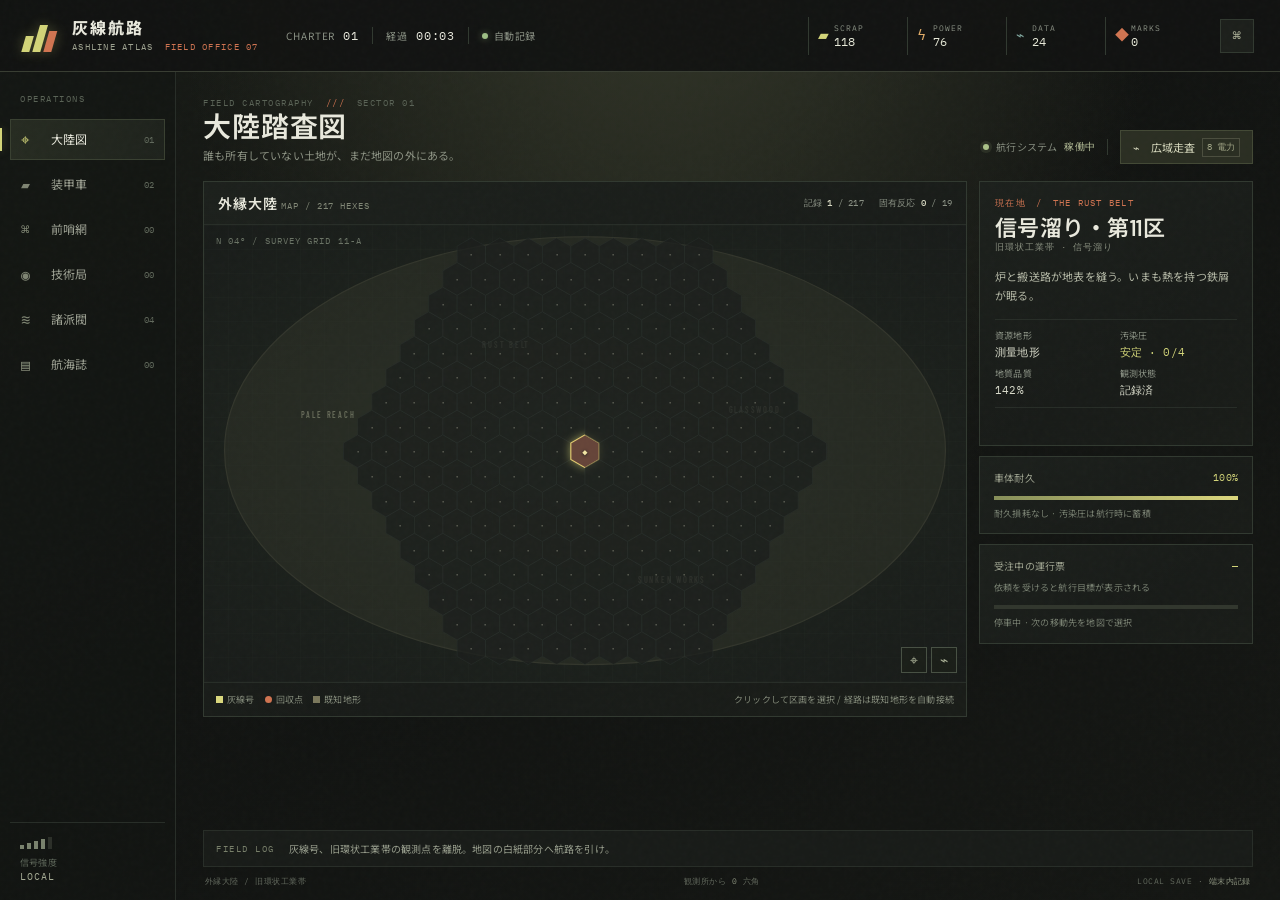
<file: games/ashline-atlas/index.html>
<!doctype html>
<html lang="ja">
<head>
  <meta charset="utf-8">
  <meta name="viewport" content="width=device-width, initial-scale=1">
  <meta name="theme-color" content="#111312">
  <meta name="description" content="灰に沈んだ大陸を渡り、航路と産業圏を築くオープンワールド・インクリメンタル。">
  <title>灰線航路 — ASHLINE ATLAS</title>
  <link rel="preconnect" href="https://fonts.googleapis.com">
  <link rel="preconnect" href="https://fonts.gstatic.com" crossorigin>
  <link href="https://fonts.googleapis.com/css2?family=Barlow+Condensed:wght@500;600;700;800&family=IBM+Plex+Mono:wght@400;500;600&family=Noto+Sans+JP:wght@400;500;600;700;800&display=swap" rel="stylesheet">
  <link rel="stylesheet" href="styles.css">
</head>
<body>
  <div class="grain" aria-hidden="true"></div>
  <header class="topbar">
    <a class="brand" href="#" aria-label="灰線航路">
      <span class="brand-mark"><i></i><i></i><i></i></span>
      <span class="brand-copy"><b>灰線航路</b><small>ASHLINE ATLAS <em>FIELD OFFICE 07</em></small></span>
    </a>
    <div class="run-readout">
      <span class="run-label">CHARTER <b id="charter-count">01</b></span>
      <span class="readout-sep"></span>
      <span class="run-label">経過 <b id="run-time">00:00</b></span>
      <span class="readout-sep"></span>
      <span class="save-state"><i></i><span id="save-state">自動記録</span></span>
    </div>
    <div class="resource-strip" id="resource-strip"></div>
    <button class="icon-button" data-action="open-settings" title="記録庫と設定" aria-label="記録庫と設定">⌘</button>
  </header>

  <main class="shell">
    <nav class="rail" aria-label="主要メニュー">
      <div class="rail-kicker">OPERATIONS</div>
      <button class="nav-item active" data-action="switch-tab" data-tab="world"><span class="nav-glyph">⌖</span><span>大陸図</span><small>01</small></button>
      <button class="nav-item" data-action="switch-tab" data-tab="fleet"><span class="nav-glyph">▰</span><span>装甲車</span><small>02</small></button>
      <button class="nav-item" data-action="switch-tab" data-tab="network"><span class="nav-glyph">⌘</span><span>前哨網</span><small id="nav-outposts">00</small></button>
      <button class="nav-item" data-action="switch-tab" data-tab="research"><span class="nav-glyph">◉</span><span>技術局</span><small id="nav-tech">00</small></button>
      <button class="nav-item" data-action="switch-tab" data-tab="orders"><span class="nav-glyph">≋</span><span>諸派閥</span><small id="nav-orders">03</small></button>
      <button class="nav-item" data-action="switch-tab" data-tab="archive"><span class="nav-glyph">▤</span><span>航海誌</span><small id="nav-archive">00</small></button>
      <div class="rail-bottom">
        <div class="signal-mark"><span></span><span></span><span></span><span></span><span></span></div>
        <small>信号強度</small>
        <b id="signal-quality">LOCAL</b>
      </div>
    </nav>

    <section class="stage">
      <div class="stage-head">
        <div>
          <div class="eyebrow" id="view-kicker">FIELD CARTOGRAPHY <span>///</span> SECTOR 01</div>
          <h1 id="view-title">大陸踏査図</h1>
          <p id="view-subtitle">誰も所有していない土地が、まだ地図の外にある。</p>
        </div>
        <div class="stage-actions">
          <div class="status-chip"><i class="pulse-dot"></i><span>航行システム</span><b>稼働中</b></div>
          <button class="quiet-button" data-action="scan">⌁　広域走査 <kbd>8 電力</kbd></button>
        </div>
      </div>
      <div id="main-view" class="main-view"></div>
      <div class="event-feed" id="event-feed" aria-live="polite">
        <span class="feed-label">FIELD LOG</span><span id="latest-log">車列の発進準備が整った。</span>
      </div>
      <footer class="footline"><span>外縁大陸 / 旧環状工業帯</span><span>観測所から <b id="distance-home">0</b> 六角</span><span>LOCAL SAVE · <b>端末内記録</b></span></footer>
    </section>
  </main>

  <dialog id="modal" class="modal">
    <div class="modal-top"><div><div class="eyebrow">FIELD OFFICE 07 <span>///</span> RECORDS</div><h2 id="modal-title">航海誌</h2></div><button class="icon-button" data-action="close-modal" aria-label="閉じる">×</button></div>
    <div id="modal-body"></div>
  </dialog>
  <input id="import-file" type="file" accept="application/json,.json" hidden>
  <div id="toast" class="toast" role="status"></div>
  <script src="game.js"></script>
</body>
</html>
</file>
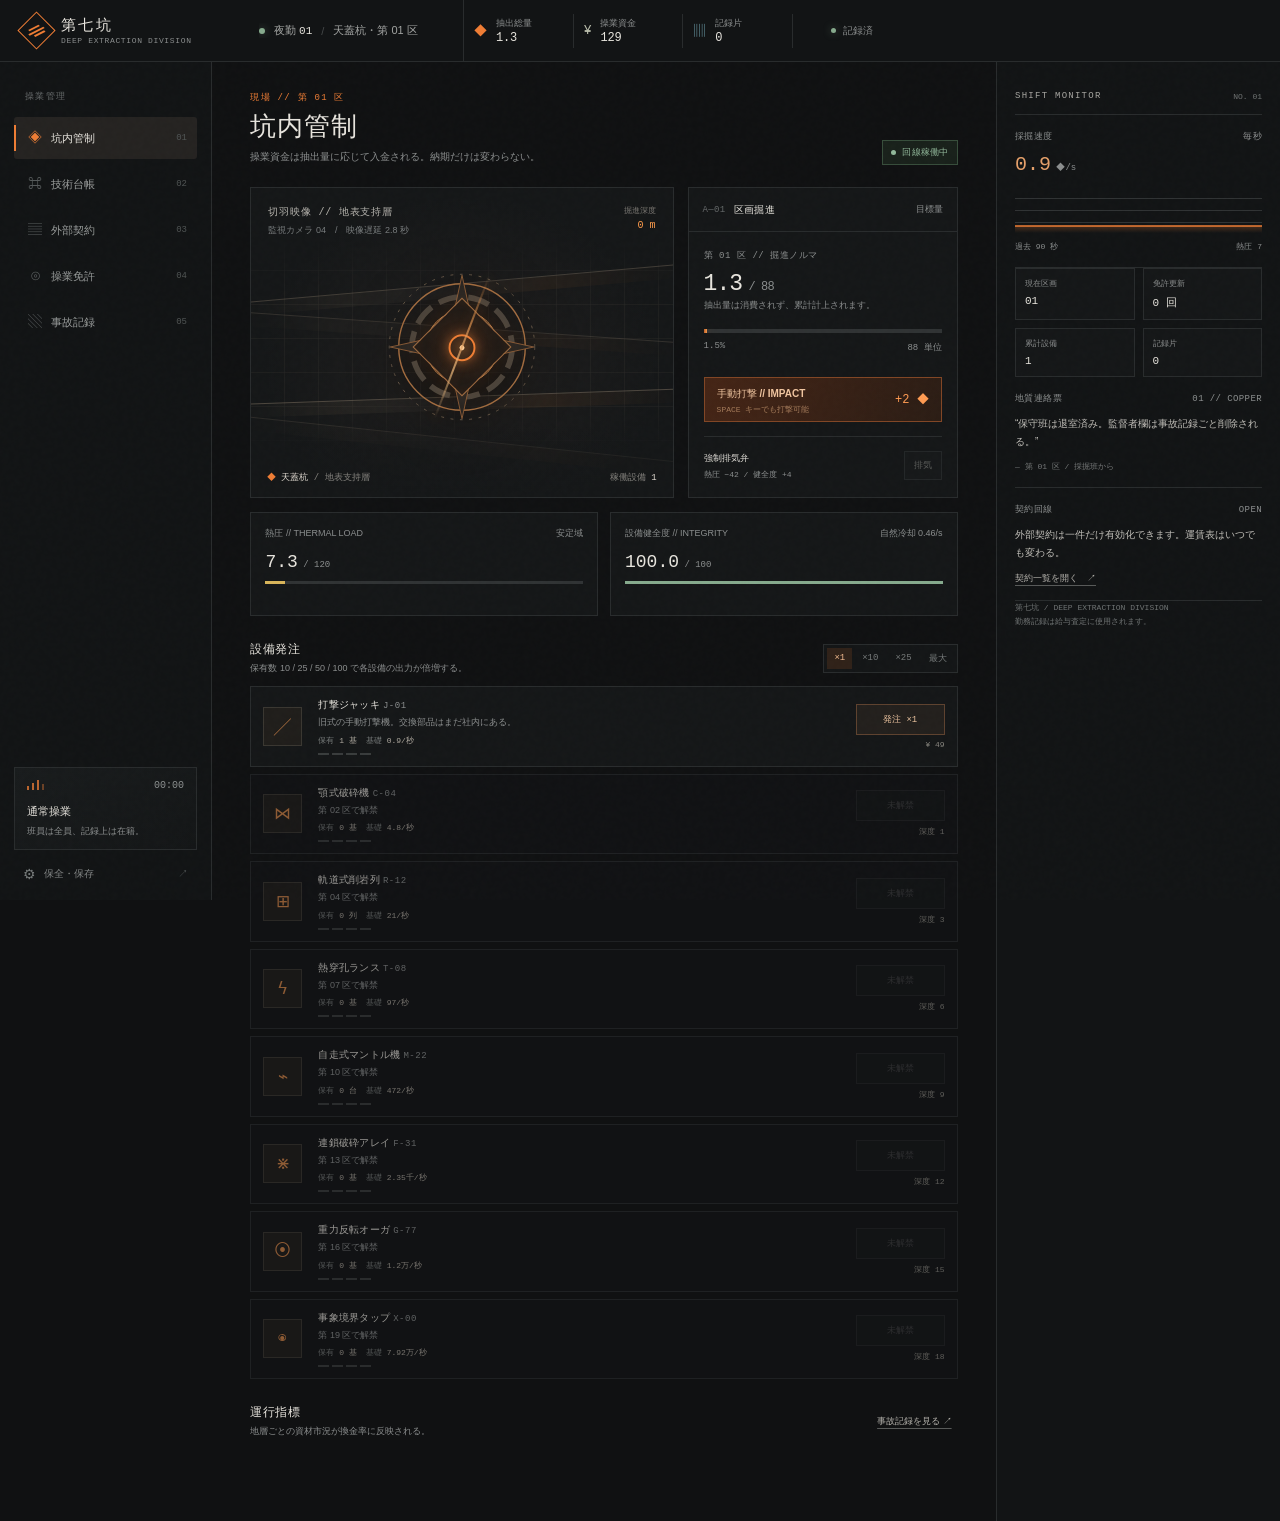
<file: games/seventh-shaft/index.html>
<!doctype html>
<html lang="ja">
<head>
  <meta charset="utf-8">
  <meta name="viewport" content="width=device-width, initial-scale=1">
  <meta name="theme-color" content="#101112">
  <meta name="description" content="地殻の底を削り、契約と熱圧を管理する深層採掘インクリメンタルゲーム。">
  <title>第七坑 — 深層採掘局</title>
  <link rel="stylesheet" href="styles.css">
  <script src="game.js" defer></script>
</head>
<body>
  <div class="grain" aria-hidden="true"></div>
  <header class="topbar">
    <a class="wordmark" href="#" aria-label="第七坑 ホーム" data-tab-link="rig">
      <span class="mark" aria-hidden="true"><i></i><i></i><i></i></span>
      <span class="wordmark-copy"><b>第七坑</b><small>DEEP EXTRACTION DIVISION</small></span>
    </a>
    <div class="top-location"><span class="status-dot"></span><span>夜勤 <b id="shift-no">01</b></span><span class="location-slash">/</span><span id="header-depth">天蓋杭・第 01 区</span></div>
    <div class="top-resources" aria-label="資源">
      <div class="resource"><span class="resource-icon ore-icon">◆</span><span><small>抽出総量</small><b id="resource-ore">0</b></span></div>
      <div class="resource"><span class="resource-icon cash-icon">¥</span><span><small>操業資金</small><b id="resource-cash">0</b></span></div>
      <div class="resource"><span class="resource-icon data-icon">▥</span><span><small>記録片</small><b id="resource-data">0</b></span></div>
    </div>
    <button class="icon-button save-indicator" id="save-indicator" title="保存状態"><span class="save-light"></span><span>記録済</span></button>
    <button class="mobile-menu" id="mobile-menu" aria-label="メニュー" aria-expanded="false"><span></span><span></span></button>
  </header>

  <div class="app-layout">
    <aside class="sidebar" id="sidebar">
      <div class="nav-label">操業管理</div>
      <nav class="primary-nav" aria-label="メインメニュー">
        <button class="nav-item active" data-tab="rig"><span class="nav-icon">◈</span><span>坑内管制</span><kbd>01</kbd></button>
        <button class="nav-item" data-tab="research"><span class="nav-icon">⌘</span><span>技術台帳</span><kbd>02</kbd></button>
        <button class="nav-item" data-tab="contracts"><span class="nav-icon">▤</span><span>外部契約</span><kbd>03</kbd></button>
        <button class="nav-item" data-tab="mandate"><span class="nav-icon">⊙</span><span>操業免許</span><kbd>04</kbd></button>
        <button class="nav-item" data-tab="records"><span class="nav-icon">▧</span><span>事故記録</span><kbd>05</kbd></button>
      </nav>
      <div class="sidebar-spacer"></div>
      <div class="shift-card">
        <div class="shift-card-top"><span class="signal-bar"><i></i><i></i><i></i><i></i></span><span id="shift-clock">00:00</span></div>
        <b id="shift-state">通常操業</b>
        <p id="shift-note">班員は全員、記録上は在籍。</p>
      </div>
      <button class="sidebar-footer" data-action="open-settings"><span>⚙</span> 保全・保存 <span class="chevron">↗</span></button>
    </aside>

    <main class="main-content" id="main-content" tabindex="-1">
      <div id="screen"></div>
    </main>

    <aside class="right-rail" id="right-rail" aria-label="坑内情報"></aside>
  </div>

  <div class="mobile-dock" id="mobile-dock" aria-label="メインメニュー">
    <button class="active" data-tab="rig"><span>◈</span>坑内</button>
    <button data-tab="research"><span>⌘</span>技術</button>
    <button data-tab="contracts"><span>▤</span>契約</button>
    <button data-tab="mandate"><span>⊙</span>免許</button>
    <button data-tab="records"><span>▧</span>記録</button>
  </div>

  <div id="modal-root"></div>
  <div class="toast-stack" id="toast-stack" aria-live="polite" aria-atomic="false"></div>
</body>
</html>
</file>
<file: games/ashline-atlas/styles.css>
:root {
  color-scheme: dark;
  --bg: #101210;
  --panel: #171a17;
  --panel-2: #1d211d;
  --panel-3: #232923;
  --line: #30382f;
  --line-soft: #262c26;
  --text: #e8e8dc;
  --muted: #899083;
  --dim: #596255;
  --acid: #d2d478;
  --acid-soft: #a7ab60;
  --rust: #cf7350;
  --rust-dark: #6f3729;
  --blue: #82a9a0;
  --amber: #dfaa67;
  --red: #e46f59;
  --mono: "IBM Plex Mono", ui-monospace, monospace;
  --display: "Barlow Condensed", "Noto Sans JP", sans-serif;
  --body: "Noto Sans JP", sans-serif;
}
* { box-sizing: border-box; }
html { min-width: 320px; min-height: 100%; background: var(--bg); }
body {
  margin: 0; min-height: 100vh; color: var(--text); background:
    radial-gradient(ellipse at 52% -22%, #373b2b 0%, transparent 54%),
    linear-gradient(145deg, #171a15, #101210 42%, #131512);
  font: 13px/1.55 var(--body); letter-spacing: .015em;
}
button, input, textarea { font: inherit; }
button { color: inherit; }
.grain {
  pointer-events: none; position: fixed; inset: 0; z-index: 12; opacity: .12;
  background-image: url("data:image/svg+xml,%3Csvg viewBox='0 0 180 180' xmlns='http://www.w3.org/2000/svg'%3E%3Cfilter id='n'%3E%3CfeTurbulence type='fractalNoise' baseFrequency='.92' numOctaves='3' stitchTiles='stitch'/%3E%3C/filter%3E%3Crect width='100%25' height='100%25' filter='url(%23n)' opacity='.17'/%3E%3C/svg%3E");
  mix-blend-mode: screen;
}
.topbar {
  height: 72px; display: flex; align-items: center; gap: 24px; padding: 0 26px;
  border-bottom: 1px solid #373c31; background: rgba(16,18,16,.94); position: relative; z-index: 5;
}
.brand { display: flex; align-items: center; gap: 12px; min-width: 236px; color: inherit; text-decoration: none; }
.brand-mark { height: 33px; width: 34px; display: flex; align-items: end; gap: 3px; transform: skew(-16deg); }
.brand-mark i { width: 8px; background: var(--acid); display: block; box-shadow: 0 0 12px #c8cb7155; }
.brand-mark i:nth-child(1) { height: 16px; }
.brand-mark i:nth-child(2) { height: 27px; }
.brand-mark i:nth-child(3) { height: 21px; background: var(--rust); }
.brand-copy b { display: block; font-size: 16px; line-height: 1.1; letter-spacing: .13em; font-weight: 800; }
.brand-copy small { display: block; margin-top: 4px; font: 9px var(--mono); color: #9da18f; letter-spacing: .14em; }
.brand-copy em { color: var(--rust); font-style: normal; margin-left: 5px; }
.run-readout { display: flex; align-items: center; gap: 13px; color: var(--muted); white-space: nowrap; font-size: 10px; }
.run-label { letter-spacing: .09em; }
.run-label b { color: var(--text); font: 12px var(--mono); margin-left: 5px; }
.readout-sep { height: 17px; width: 1px; background: var(--line); }
.save-state { display: inline-flex; gap: 6px; align-items: center; }
.save-state i { height: 6px; width: 6px; background: #9cbd84; border-radius: 50%; box-shadow: 0 0 7px #a6c88c77; }
.resource-strip { display: flex; align-items: center; justify-content: flex-end; margin-left: auto; gap: 8px; }
.resource-pill {
  min-width: 91px; height: 38px; padding: 5px 9px 4px; display: grid; grid-template-columns: 16px 1fr; grid-template-rows: 12px 15px;
  border-left: 1px solid var(--line); align-items: center;
}
.resource-icon { grid-row: 1 / 3; font-size: 14px; color: var(--acid); }
.resource-pill[data-resource="power"] .resource-icon { color: var(--amber); }
.resource-pill[data-resource="data"] .resource-icon { color: var(--blue); }
.resource-pill[data-resource="marks"] .resource-icon { color: var(--rust); }
.resource-name { font: 8px var(--mono); letter-spacing: .13em; color: var(--muted); }
.resource-value { font: 12px var(--mono); color: #e7e9d8; white-space: nowrap; }
.icon-button {
  width: 34px; height: 34px; border: 1px solid var(--line); background: #1b1e1a; color: #b1b59c; cursor: pointer;
  font: 15px var(--mono); transition: .15s ease;
}
.icon-button:hover { border-color: var(--acid-soft); color: var(--acid); background: #25291f; }
.shell { min-height: calc(100vh - 72px); display: grid; grid-template-columns: 176px minmax(0,1fr); }
.rail {
  display: flex; flex-direction: column; min-height: calc(100vh - 72px); padding: 21px 10px 14px;
  border-right: 1px solid var(--line-soft); background: rgba(18,21,18,.66);
}
.rail-kicker, .eyebrow, .feed-label { color: var(--dim); font: 9px var(--mono); letter-spacing: .17em; }
.rail-kicker { padding: 0 10px 13px; }
.nav-item {
  position: relative; display: grid; grid-template-columns: 25px 1fr auto; align-items: center; gap: 5px;
  padding: 10px 10px; margin: 2px 0; border: 1px solid transparent; background: none; color: #9b9f91; text-align: left;
  cursor: pointer; font-size: 12px; transition: .15s ease;
}
.nav-item .nav-glyph { color: #7d8371; font: 15px var(--mono); }
.nav-item small { font: 9px var(--mono); color: #60685b; }
.nav-item:hover { color: var(--text); background: #1b1e19; }
.nav-item.active { border-color: #383f30; color: var(--text); background: linear-gradient(90deg,#252a20,#1d211b); }
.nav-item.active:before { content: ""; position: absolute; left: -11px; top: 8px; bottom: 8px; width: 2px; background: var(--acid); box-shadow: 0 0 8px #d2d47866; }
.nav-item.active .nav-glyph { color: var(--acid); }
.rail-bottom { margin-top: auto; padding: 14px 10px 3px; border-top: 1px solid var(--line-soft); color: var(--dim); font-size: 9px; }
.rail-bottom small { display: block; margin-top: 7px; font-size: 9px; }
.rail-bottom b { display: block; color: #a6ac95; font: 10px var(--mono); letter-spacing: .1em; }
.signal-mark { display: flex; align-items: end; gap: 3px; height: 12px; }
.signal-mark span { width: 4px; height: 4px; background: #78816c; }
.signal-mark span:nth-child(2) { height: 6px; }
.signal-mark span:nth-child(3) { height: 8px; }
.signal-mark span:nth-child(4) { height: 10px; }
.signal-mark span:nth-child(5) { height: 12px; opacity: .25; }
.stage { min-width: 0; padding: 25px 27px 13px; display: flex; flex-direction: column; }
.stage-head { display: flex; align-items: end; justify-content: space-between; gap: 20px; margin: 0 0 17px; }
.eyebrow span { color: var(--rust); margin: 0 5px; }
.stage-head h1 { margin: 4px 0 2px; font: 600 28px/1 var(--display); letter-spacing: .03em; }
.stage-head p { margin: 7px 0 0; color: #8b9182; font-size: 11px; }
.stage-actions { display: flex; align-items: center; gap: 12px; }
.status-chip { display: flex; align-items: center; gap: 7px; color: #838a7c; font-size: 10px; padding-right: 12px; border-right: 1px solid var(--line); }
.status-chip b { color: #bdc69f; font: 10px var(--mono); }
.pulse-dot { width: 6px; height: 6px; border-radius: 50%; background: #a9c187; box-shadow: 0 0 0 3px #a9c1871c; animation: pulse 2.8s infinite; }
@keyframes pulse { 50% { box-shadow: 0 0 0 6px transparent; } }
.quiet-button, .action-button {
  display: inline-flex; align-items: center; justify-content: center; gap: 7px; min-height: 34px; padding: 0 12px; cursor: pointer;
  border: 1px solid #424834; background: #292d21; color: #d5d7bc; transition: .16s ease; font-size: 11px;
}
.quiet-button:hover, .action-button:hover { background: #373c2a; border-color: #788153; }
kbd { padding: 2px 4px; border: 1px solid #4a4d3d; color: #a3a788; font: 9px var(--mono); }
.main-view { flex: 1; min-height: 440px; }
.map-layout { display: grid; grid-template-columns: minmax(0,1fr) 274px; min-height: 530px; gap: 12px; }
.map-card, .inspect-card, .view-card {
  border: 1px solid var(--line); background: linear-gradient(145deg,#1b1f1b,#171a17 62%,#181b17); position: relative; overflow: hidden;
}
.map-card { display: flex; flex-direction: column; min-width: 0; }
.card-cap { display: flex; align-items: center; justify-content: space-between; padding: 11px 14px; border-bottom: 1px solid var(--line-soft); }
.card-cap h2 { margin: 0; font: 600 14px var(--display); letter-spacing: .06em; }
.cap-code { color: #818776; font: 9px var(--mono); letter-spacing: .1em; }
.world-summary { display: flex; gap: 15px; align-items: center; color: var(--muted); font: 9px var(--mono); }
.world-summary b { color: #d7d9c2; font-weight: 500; }
.map-viewport {
  position: relative; flex: 1; min-height: 388px; max-height: 64vh; overflow: auto; background:
    radial-gradient(ellipse at 48% 49%, #252b22 0%, #1b201b 53%, #171a18 100%);
  scrollbar-color: #454b3b #1a1d19; scrollbar-width: thin;
}
.map-viewport:after { content: ""; position: absolute; inset: 0; pointer-events: none; opacity: .19; background-image: linear-gradient(#66705c18 1px, transparent 1px),linear-gradient(90deg,#66705c18 1px, transparent 1px); background-size: 24px 24px; mix-blend-mode: screen; }
#world-map { display: block; width: 100%; min-width: 720px; height: auto; margin: 0 auto; position: relative; z-index: 1; }
.map-coast { fill: #34372b; stroke: #565643; stroke-width: 2; opacity: .4; }
.map-region-label { fill: #abb093; font: 600 14px var(--display); letter-spacing: 3px; opacity: .48; pointer-events: none; }
.map-route { fill: none; stroke: #e6d087; stroke-width: 2.5; stroke-dasharray: 3 4; filter: drop-shadow(0 0 4px #ddcc8eaa); opacity: .85; }
.tile { cursor: pointer; transition: .16s ease; }
.tile polygon { stroke: #454b40; stroke-width: 1.05; fill: #222722; transition: .14s ease; }
.tile.unknown polygon { fill: #1a1d1b; stroke: #2a302d; opacity: .76; }
.tile.known polygon { fill: var(--terrain, #434336); stroke: #77765b; }
.tile.known:hover polygon { fill: #706d4f; stroke: #e0d28c; stroke-width: 1.8; filter: drop-shadow(0 0 5px #d8cf7155); }
.tile.current polygon { stroke: #e3df9c; stroke-width: 2.1; filter: drop-shadow(0 0 7px #d5d57a99); }
.tile.selected polygon { stroke: #e1c96f; stroke-width: 2; }
.tile.route-target polygon { stroke: #dec679; stroke-width: 2; stroke-dasharray: 3 2; }
.tile .tile-glyph { fill: #e1dfc7; font: 12px var(--mono); text-anchor: middle; dominant-baseline: central; pointer-events: none; opacity: .86; }
.tile .tile-mark { fill: #e1a274; font: 12px var(--mono); text-anchor: middle; dominant-baseline: central; pointer-events: none; }
.tile .tile-rover { fill: #f1e5a3; font: 15px var(--mono); text-anchor: middle; dominant-baseline: central; pointer-events: none; filter: drop-shadow(0 1px 3px #151715); }
.tile .tile-hub { fill: #dad98a; font: 10px var(--mono); text-anchor: middle; dominant-baseline: central; pointer-events: none; }
.map-coord { position: absolute; z-index: 2; top: 10px; left: 12px; color: #697264; font: 9px var(--mono); letter-spacing: .12em; pointer-events: none; }
.map-controls { position: absolute; right: 9px; bottom: 9px; z-index: 3; display: flex; gap: 4px; }
.map-control { width: 26px; height: 26px; border: 1px solid #475043; background: #1a1d18dd; color: #abb297; cursor: pointer; font: 14px var(--mono); }
.map-control:hover { background: #313729; color: var(--acid); }
.map-foot { display: flex; align-items: center; justify-content: space-between; min-height: 34px; gap: 8px; padding: 6px 12px; color: #818878; font-size: 9px; border-top: 1px solid var(--line-soft); }
.legend { display: flex; flex-wrap: wrap; gap: 10px; }
.legend span { display: inline-flex; align-items: center; gap: 4px; }
.legend i { width: 7px; height: 7px; display: inline-block; background: #79765b; }
.legend .legend-current { background: #d9d77c; }
.legend .legend-poi { background: var(--rust); border-radius: 50%; }
.inspect-column { display: flex; flex-direction: column; gap: 10px; }
.inspect-card { padding: 15px; }
.inspect-card.selected-card { min-height: 265px; }
.inspect-tag { color: var(--rust); font: 9px var(--mono); letter-spacing: .14em; }
.inspect-card h2 { margin: 5px 0 2px; font: 600 22px/1.1 var(--display); letter-spacing: .02em; }
.inspect-sub { color: #858b7c; font: 9px var(--mono); text-transform: uppercase; letter-spacing: .11em; }
.inspect-desc { color: #b1b5a3; font-size: 11px; line-height: 1.75; margin: 13px 0; }
.tile-metrics { display: grid; grid-template-columns: 1fr 1fr; gap: 7px; padding: 9px 0; margin: 10px 0 11px; border-top: 1px solid var(--line-soft); border-bottom: 1px solid var(--line-soft); }
.metric { font-size: 9px; color: var(--muted); }
.metric b { display: block; margin-top: 2px; color: #d7d9c9; font: 11px var(--mono); }
.tile-actions { display: grid; grid-template-columns: 1fr 1fr; gap: 6px; }
.tile-actions .action-button { min-height: 32px; padding: 4px 5px; font-size: 10px; }
.action-button.primary { background: #383d27; border-color: #74774c; color: #e3e3b9; }
.action-button.danger { border-color: #613b30; background: #32221e; color: #df9c7a; }
.action-button:disabled { opacity: .38; cursor: not-allowed; filter: saturate(.4); }
.inspector-placeholder { min-height: 230px; display: grid; place-items: center; text-align: center; color: #7b8275; line-height: 1.8; }
.inspector-placeholder b { display: block; color: #aeb195; font: 600 20px var(--display); letter-spacing: .05em; }
.mini-card { padding: 13px 14px; }
.mini-card-head { display: flex; justify-content: space-between; align-items: center; color: #9da28f; font-size: 10px; }
.mini-card-head b { font: 10px var(--mono); color: var(--acid); }
.progress-track { height: 4px; background: #30352c; margin: 10px 0 7px; overflow: hidden; }
.progress-track i { display: block; height: 100%; background: linear-gradient(90deg,#858d58,#dbd67c); box-shadow: 0 0 10px #d8d07844; }
.mini-note { color: #777f70; font-size: 9px; line-height: 1.55; }
.event-feed { display: flex; align-items: center; gap: 14px; min-height: 37px; margin-top: 10px; padding: 0 12px; border: 1px solid var(--line-soft); background: #171a17; color: #969c8b; font-size: 10px; }
.feed-label { color: #777e69; white-space: nowrap; }
#latest-log { overflow: hidden; text-overflow: ellipsis; white-space: nowrap; }
.footline { display: flex; justify-content: space-between; gap: 14px; padding: 9px 2px 0; color: #62695d; font: 8px var(--mono); letter-spacing: .06em; }
.footline b { color: #8c937f; font-weight: 400; }
.view-grid { display: grid; grid-template-columns: minmax(0,1.5fr) minmax(240px,.8fr); gap: 12px; align-items: start; }
.view-card { padding: 0; }
.view-card-pad { padding: 17px; }
.view-card h2 { margin: 0 0 4px; font: 600 21px var(--display); }
.view-intro { color: #8f9587; font-size: 11px; margin: 0 0 15px; max-width: 650px; line-height: 1.8; }
.vehicle-art {
  position: relative; height: 175px; display: grid; place-items: center; overflow: hidden; margin: 13px 0;
  background: radial-gradient(ellipse at 50% 90%,#4a4530 0%,#282b24 44%,#1a1d1a 75%);
  border: 1px solid #343a30;
}
.vehicle-art:before { content: ""; position: absolute; width: 70%; height: 46px; bottom: 20px; border-top: 1px solid #92916a; border-bottom: 1px solid #393e30; transform: skewX(-26deg); opacity: .6; }
.vehicle-svg { width: min(480px,85%); height: 144px; filter: drop-shadow(0 12px 9px #090a08aa); position: relative; z-index: 1; }
.vehicle-stats { display: grid; grid-template-columns: repeat(3,1fr); gap: 8px; }
.stat-cell { padding: 10px; border: 1px solid var(--line-soft); background: #191c19; }
.stat-cell span { display: block; color: #7f8777; font-size: 9px; }
.stat-cell b { display: block; margin-top: 5px; color: #e0e0ca; font: 16px var(--mono); }
.stat-cell em { color: #858d76; font: normal 9px var(--mono); }
.section-title { display: flex; align-items: center; justify-content: space-between; margin: 18px 0 9px; color: #a8ad98; font: 10px var(--mono); letter-spacing: .12em; }
.section-title span { color: #6f7769; font-size: 9px; }
.module-list, .tech-list, .order-list, .outpost-list, .archive-list { display: grid; gap: 8px; }
.module-row, .tech-row, .order-card, .outpost-card, .archive-entry {
  padding: 12px 13px; border: 1px solid #343a31; background: linear-gradient(100deg,#1d211c,#191c19);
}
.module-row, .tech-row { display: flex; justify-content: space-between; gap: 14px; align-items: center; }
.module-info b, .tech-info b { display: block; color: #dedfc9; font-size: 11px; }
.module-info p, .tech-info p { margin: 4px 0 0; color: #82897c; font-size: 10px; line-height: 1.6; }
.module-cost, .tech-cost { display: flex; flex-direction: column; align-items: end; gap: 5px; min-width: 115px; }
.cost-line { color: #8a917f; font: 9px var(--mono); white-space: nowrap; }
.cost-line b { color: #c6c9a8; font-weight: 500; }
.mini-button { min-height: 27px; padding: 3px 9px; background: #2b3026; border: 1px solid #49503c; color: #d3d4b5; cursor: pointer; font-size: 9px; }
.mini-button:hover { border-color: #92915d; background: #383d2a; }
.mini-button:disabled { cursor: not-allowed; opacity: .4; }
.tag { display: inline-flex; align-items: center; min-height: 18px; padding: 2px 6px; border: 1px solid #454b39; color: #a8ae8b; font: 8px var(--mono); letter-spacing: .08em; }
.tag.ready { border-color: #61663f; color: var(--acid); }
.tag.locked { border-color: #493c34; color: #9b7863; }
.outpost-card { display: grid; grid-template-columns: 40px minmax(0,1fr) auto; gap: 10px; align-items: center; }
.outpost-symbol { display: grid; place-items: center; width: 36px; height: 36px; border: 1px solid #49503b; background: #252a20; color: var(--acid); font: 14px var(--mono); }
.outpost-card h3 { margin: 0; font: 600 14px var(--display); }
.outpost-card p { margin: 3px 0 0; color: #81897a; font-size: 9px; }
.outpost-yield { color: #bac09d; font: 9px var(--mono); white-space: nowrap; }
.order-card { display: grid; grid-template-columns: minmax(0,1fr) auto; gap: 14px; position: relative; overflow: hidden; }
.order-card:before { content: ""; position: absolute; left: 0; top: 0; bottom: 0; width: 2px; background: var(--order-accent,#a2a565); }
.order-faction { color: var(--order-accent,#a2a565); font: 9px var(--mono); letter-spacing: .12em; }
.order-card h3 { margin: 5px 0; font: 600 17px var(--display); }
.order-card p { margin: 0; color: #858b7c; font-size: 10px; line-height: 1.7; }
.order-reward { display: flex; flex-direction: column; align-items: end; justify-content: space-between; min-width: 120px; text-align: right; }
.reward-readout { color: #d4d4b6; font: 10px var(--mono); }
.order-progress { margin-top: 9px; }
.order-progress .progress-track { margin: 5px 0; }
.empty-state { padding: 34px 20px; border: 1px dashed #3a4035; color: #868d7d; text-align: center; line-height: 1.8; }
.empty-state b { display: block; color: #bdc19f; font: 600 18px var(--display); }
.faction-summary { display: grid; gap: 8px; }
.faction-row { padding: 11px 12px; border: 1px solid var(--line-soft); background: #191c19; }
.faction-row-head { display: flex; justify-content: space-between; align-items: baseline; }
.faction-row-head b { font: 600 13px var(--display); color: var(--faction-color,#d2d478); }
.faction-row-head span { color: #9da18a; font: 9px var(--mono); }
.faction-row p { margin: 5px 0 0; color: #7d8576; font-size: 9px; }
.archive-entry { display: grid; grid-template-columns: 80px 1fr; gap: 12px; }
.archive-date { color: #828a76; font: 9px var(--mono); }
.archive-entry h3 { margin: 0 0 4px; color: #dddeca; font: 600 15px var(--display); }
.archive-entry p { margin: 0; color: #858c7e; font-size: 10px; line-height: 1.8; }
.recharter-box {
  padding: 16px; border: 1px solid #6a4a34; background: linear-gradient(120deg,#30241d,#201d18 70%); position: relative; overflow: hidden;
}
.recharter-box:after { content: "↻"; position: absolute; right: 17px; top: 7px; color: #d08a5c18; font: 100px var(--display); }
.recharter-box h3 { margin: 0 0 5px; color: #e2b27d; font: 600 18px var(--display); }
.recharter-box p { max-width: 620px; color: #b0a28b; font-size: 10px; line-height: 1.8; }
.toast { position: fixed; z-index: 30; left: 50%; bottom: 25px; transform: translate(-50%,20px); padding: 10px 16px; border: 1px solid #666c49; background: #22271f; color: #dfe1c1; box-shadow: 0 8px 24px #0008; opacity: 0; pointer-events: none; transition: .22s ease; font-size: 11px; }
.toast.show { opacity: 1; transform: translate(-50%,0); }
.modal { width: min(560px,calc(100vw - 28px)); max-height: min(720px,calc(100vh - 30px)); padding: 0; border: 1px solid #454b3a; background: #191c19; color: var(--text); box-shadow: 0 30px 100px #000b; }
.modal::backdrop { background: #080a08c9; backdrop-filter: blur(4px); }
.modal-top { display: flex; justify-content: space-between; align-items: start; padding: 17px 18px 13px; border-bottom: 1px solid var(--line); }
.modal-top h2 { margin: 4px 0 0; font: 600 23px var(--display); }
#modal-body { padding: 16px 18px 20px; max-height: calc(100vh - 135px); overflow: auto; }
.modal-section { margin-bottom: 15px; }
.modal-section h3 { margin: 0 0 7px; color: #b4b89b; font: 10px var(--mono); letter-spacing: .12em; }
.modal-copy { color: #929988; font-size: 11px; line-height: 1.8; }
.modal-actions { display: flex; flex-wrap: wrap; gap: 7px; margin-top: 13px; }
.modal-textarea { width: 100%; min-height: 105px; resize: vertical; padding: 9px; border: 1px solid #40463b; background: #111411; color: #bfc4ad; font: 10px var(--mono); }
.danger-copy { color: #d28e75; }
.small-note { color: #6e766a; font-size: 9px; line-height: 1.7; }
@media (max-width: 1100px) {
  .topbar { gap: 12px; padding: 0 16px; }
  .brand { min-width: 190px; }
  .resource-pill { min-width: 74px; padding: 5px 5px; }
  .run-readout { gap: 8px; }
  .stage { padding: 21px 18px 12px; }
  .map-layout { grid-template-columns: minmax(0,1fr) 250px; }
}
@media (max-width: 820px) {
  .topbar { height: auto; min-height: 68px; flex-wrap: wrap; padding: 10px 14px; gap: 8px 14px; }
  .brand { min-width: 0; flex: 1; }
  .run-readout { order: 3; width: 100%; }
  .resource-strip { gap: 2px; }
  .resource-pill { min-width: 66px; height: 31px; grid-template-columns: 13px 1fr; grid-template-rows: 10px 13px; }
  .resource-name { font-size: 7px; }
  .resource-value { font-size: 10px; }
  .icon-button { flex: 0 0 32px; }
  .shell { display: block; min-height: calc(100vh - 99px); padding-bottom: 58px; }
  .rail { position: fixed; z-index: 10; left: 0; right: 0; bottom: 0; min-height: 0; height: 54px; flex-direction: row; justify-content: space-around; padding: 4px 6px; border-right: 0; border-top: 1px solid #3a4034; background: #151815f5; }
  .rail-kicker, .rail-bottom, .nav-item small { display: none; }
  .nav-item { flex: 1; display: flex; flex-direction: column; gap: 0; justify-content: center; margin: 0 2px; padding: 4px 2px; font-size: 8px; text-align: center; }
  .nav-item .nav-glyph { font-size: 14px; height: 18px; }
  .nav-item.active:before { left: 15%; right: 15%; top: -5px; bottom: auto; height: 2px; width: auto; }
  .stage { padding: 18px 12px 12px; }
  .stage-head { align-items: start; }
  .stage-head h1 { font-size: 24px; }
  .stage-head p { max-width: 440px; font-size: 10px; }
  .stage-actions { flex-direction: column; align-items: end; gap: 6px; }
  .status-chip { display: none; }
  .quiet-button { min-height: 30px; padding: 0 7px; font-size: 9px; }
  .quiet-button kbd { display: none; }
  .map-layout { grid-template-columns: 1fr; min-height: auto; }
  .map-viewport { min-height: 350px; max-height: 48vh; }
  .inspect-column { display: grid; grid-template-columns: 1fr 1fr; }
  .inspect-card.selected-card { min-height: auto; }
  .view-grid { grid-template-columns: 1fr; }
  .main-view { min-height: 0; }
}
@media (max-width: 520px) {
  .brand-copy b { font-size: 14px; }
  .brand-copy small { font-size: 7px; }
  .brand-mark { width: 26px; }
  .run-readout { font-size: 8px; }
  .stage-head { gap: 8px; }
  .stage-head h1 { font-size: 22px; }
  .stage-head p { display: none; }
  .eyebrow { font-size: 7px; }
  .stage-actions { margin-top: 5px; }
  .resource-strip { gap: 0; }
  .resource-pill { min-width: 53px; padding: 4px 3px; grid-template-columns: 11px 1fr; }
  .resource-icon { font-size: 10px; }
  .resource-name { font-size: 6px; letter-spacing: .05em; }
  .resource-value { font-size: 9px; }
  .map-viewport { min-height: 310px; max-height: 43vh; }
  #world-map { min-width: 680px; }
  .inspect-column { grid-template-columns: 1fr; }
  .inspect-card.selected-card { min-height: 0; }
  .map-foot { align-items: start; flex-direction: column; }
  .footline { font-size: 7px; }
  .footline span:first-child { display: none; }
  .vehicle-stats { grid-template-columns: 1fr 1fr; }
  .module-row, .tech-row { align-items: start; flex-direction: column; }
  .module-cost, .tech-cost { flex-direction: row; justify-content: space-between; align-items: center; width: 100%; }
  .order-card { grid-template-columns: 1fr; }
  .order-reward { flex-direction: row; align-items: center; }
  .status-chip { display: none; }
}
</file>
<file: games/seventh-shaft/styles.css>
:root {
  color-scheme: dark;
  --bg: #101112;
  --panel: #151718;
  --panel-raised: #1a1d1e;
  --panel-soft: #202324;
  --line: #292c2d;
  --line-bright: #3b3f40;
  --ink: #e7e4dd;
  --muted: #8b8e8e;
  --faint: #55595a;
  --accent: #ee7d35;
  --accent-hot: #ff9c4b;
  --warning: #d8b45a;
  --danger: #cb5549;
  --good: #86aa8d;
  --cold: #6fa1ac;
  --mono: 'IBM Plex Mono', 'SFMono-Regular', Consolas, monospace;
  --sans: 'IBM Plex Sans JP', 'Hiragino Kaku Gothic ProN', 'Yu Gothic', sans-serif;
  --top-h: 62px;
  font-family: var(--sans);
  background: var(--bg);
  color: var(--ink);
  font-synthesis: none;
  text-rendering: optimizeLegibility;
}

* { box-sizing: border-box; }
html { min-width: 320px; background: var(--bg); }
body { margin: 0; min-height: 100vh; background: var(--bg); color: var(--ink); font-size: 13px; }
button { font: inherit; color: inherit; }
button:focus-visible, a:focus-visible { outline: 2px solid var(--accent-hot); outline-offset: 3px; }
button:disabled { cursor: not-allowed; opacity: .42; }
a { color: inherit; text-decoration: none; }
.grain { position: fixed; inset: 0; z-index: 20; pointer-events: none; opacity: .07; background-image: url("data:image/svg+xml,%3Csvg viewBox='0 0 180 180' xmlns='http://www.w3.org/2000/svg'%3E%3Cfilter id='n'%3E%3CfeTurbulence type='fractalNoise' baseFrequency='.92' numOctaves='3' stitchTiles='stitch'/%3E%3C/filter%3E%3Crect width='100%25' height='100%25' filter='url(%23n)' opacity='.24'/%3E%3C/svg%3E"); }

.topbar { height: var(--top-h); display: flex; align-items: center; padding: 0 23px; border-bottom: 1px solid var(--line); background: #121415; position: sticky; top: 0; z-index: 30; gap: 24px; }
.wordmark { display: flex; align-items: center; width: 212px; flex: 0 0 212px; gap: 11px; }
.mark { display: flex; width: 27px; height: 27px; transform: rotate(45deg); border: 1px solid var(--accent); position: relative; align-items: center; justify-content: center; gap: 2px; }
.mark i { display: block; width: 2px; background: var(--accent); height: 11px; transform: skew(-18deg); }
.mark i:nth-child(2) { height: 16px; }
.wordmark-copy { display: grid; gap: 1px; }
.wordmark-copy b { font-size: 15px; letter-spacing: .16em; font-weight: 700; }
.wordmark-copy small { font-family: var(--mono); font-size: 8px; letter-spacing: .08em; color: var(--muted); }
.top-location { display: flex; align-items: center; gap: 9px; color: #a3a5a3; font-size: 11px; white-space: nowrap; flex: 0 1 180px; min-width: 0; overflow: hidden; }
.top-location b { color: var(--ink); font-family: var(--mono); font-weight: 500; }
.status-dot, .save-light { display: inline-block; width: 6px; height: 6px; border-radius: 50%; background: var(--good); box-shadow: 0 0 9px #86aa8d77; }
.location-slash { color: #46494a; }
.top-resources { height: 100%; display: flex; align-items: center; border-left: 1px solid var(--line); flex: 0 1 330px; min-width: 0; }
.resource { min-width: 85px; flex: 1 1 0; height: 34px; display: flex; align-items: center; gap: 9px; padding: 0 10px; border-right: 1px solid var(--line); }
.resource-icon { font-family: var(--mono); font-size: 13px; }
.ore-icon { color: var(--accent); }
.cash-icon { color: #bbbfad; }
.data-icon { color: var(--cold); }
.resource > span:last-child { display: grid; gap: 1px; }
.resource small { font-size: 9px; color: var(--muted); }
.resource b { font: 500 12px var(--mono); letter-spacing: -.02em; }
.icon-button { background: transparent; border: 0; color: var(--muted); cursor: pointer; }
.save-indicator { display: flex; align-items: center; gap: 7px; font-size: 10px; min-width: 62px; flex: 0 0 62px; justify-content: flex-end; }
.save-light { width: 5px; height: 5px; background: var(--good); }
.save-indicator.saving .save-light { background: var(--warning); box-shadow: 0 0 10px #d8b45a88; }
.mobile-menu { display: none; }

.app-layout { min-height: calc(100vh - var(--top-h)); display: grid; grid-template-columns: 212px minmax(500px, 1fr) 284px; max-width: 1800px; margin: 0 auto; }
.sidebar { border-right: 1px solid var(--line); padding: 28px 14px 12px; display: flex; flex-direction: column; min-height: calc(100vh - var(--top-h)); background: #121415; position: sticky; top: var(--top-h); height: calc(100vh - var(--top-h)); }
.nav-label { font: 500 9px var(--mono); letter-spacing: .16em; text-transform: uppercase; color: #666a6b; padding: 0 11px 14px; }
.primary-nav { display: grid; gap: 4px; }
.nav-item { appearance: none; border: 0; background: transparent; min-height: 42px; color: #989b9a; display: grid; align-items: center; grid-template-columns: 22px 1fr 26px; gap: 5px; text-align: left; padding: 0 10px; cursor: pointer; border-radius: 3px; font-size: 11px; position: relative; }
.nav-item:hover { background: #1b1e1f; color: var(--ink); }
.nav-item.active { background: #252321; color: var(--ink); }
.nav-item.active::before { content: ''; position: absolute; inset: 8px auto 8px 0; width: 2px; background: var(--accent); }
.nav-icon { font: 14px var(--mono); color: var(--faint); text-align: center; }
.nav-item.active .nav-icon { color: var(--accent); }
.nav-item kbd { text-align: right; color: #505454; font: 9px var(--mono); }
.sidebar-spacer { flex: 1; min-height: 30px; }
.shift-card { border: 1px solid var(--line); padding: 12px 12px 11px; background: linear-gradient(145deg, #191c1d, #141617); }
.shift-card-top { display: flex; align-items: center; justify-content: space-between; font: 10px var(--mono); color: var(--muted); margin-bottom: 12px; }
.signal-bar { display: flex; gap: 3px; align-items: end; height: 10px; }
.signal-bar i { display: block; width: 2px; height: 4px; background: var(--accent); opacity: .76; }
.signal-bar i:nth-child(2) { height: 7px; }.signal-bar i:nth-child(3){height:10px}.signal-bar i:nth-child(4){height:6px;opacity:.38}
.shift-card > b { font-size: 11px; font-weight: 500; }
.shift-card p { color: var(--muted); font-size: 9px; line-height: 1.6; margin: 5px 0 0; }
.sidebar-footer { border: 0; background: none; color: #828585; display: flex; align-items: center; gap: 8px; padding: 16px 9px 6px; cursor: pointer; font-size: 10px; text-align: left; }
.sidebar-footer:hover { color: var(--ink); }.sidebar-footer > span:first-child { color: #777b7b; font-size: 14px; }.chevron { margin-left: auto; color: #505454; }

.main-content { min-width: 0; padding: 29px clamp(20px, 3vw, 44px) 72px; }
.right-rail { border-left: 1px solid var(--line); padding: 29px 18px 24px; min-width: 0; background: #121415; }
.page-heading { display: flex; align-items: flex-end; justify-content: space-between; gap: 18px; margin: 0 0 22px; }
.eyebrow { font: 500 9px var(--mono); letter-spacing: .14em; color: var(--accent); text-transform: uppercase; margin-bottom: 7px; }
.page-heading h1 { margin: 0; font-size: clamp(20px, 2vw, 26px); letter-spacing: .04em; line-height: 1.22; font-weight: 600; }
.page-heading p { color: var(--muted); font-size: 10px; margin: 6px 0 0; line-height: 1.7; }
.heading-actions { display: flex; gap: 8px; align-items: center; }
.micro-label { font: 9px var(--mono); letter-spacing: .06em; color: var(--muted); }
.tag { display: inline-flex; align-items: center; gap: 6px; padding: 5px 8px; border: 1px solid var(--line-bright); color: #aaa; font: 9px var(--mono); letter-spacing: .03em; }
.tag.orange { color: var(--accent-hot); border-color: #754326; background: #291c15; }
.tag.blue { color: #89b1bb; border-color: #315057; background: #172326; }
.tag.green { color: #91b89a; border-color: #374d3b; background: #19211b; }
.tag .mini-dot { width: 5px; height: 5px; background: currentColor; border-radius: 50%; }

.dashboard-grid { display: grid; grid-template-columns: minmax(0, 1fr) minmax(270px, 34%); gap: 14px; align-items: stretch; }
.panel { background: var(--panel); border: 1px solid var(--line); min-width: 0; }
.panel-header { min-height: 44px; border-bottom: 1px solid var(--line); display: flex; align-items: center; justify-content: space-between; gap: 12px; padding: 0 14px; }
.panel-title { display: flex; align-items: center; gap: 8px; font-size: 10px; font-weight: 500; letter-spacing: .035em; }
.panel-index { font: 9px var(--mono); color: #656969; }
.panel-header-note { font: 9px var(--mono); color: var(--muted); }
.shaft-panel { min-height: 311px; position: relative; overflow: hidden; background: radial-gradient(ellipse at 50% 56%, #28231f 0%, #1b1b1b 31%, #151718 67%); }
.shaft-panel::after { content: ''; position: absolute; inset: auto 0 0; height: 72px; background: linear-gradient(0deg, #151718, transparent); pointer-events: none; }
.shaft-panel.pulse-hit::before { content: ''; position: absolute; z-index: 2; inset: 15% 20%; pointer-events: none; background: radial-gradient(ellipse, #ffac6840, transparent 70%); animation: impact-flash .34s ease-out forwards; }
.shaft-copy { position: relative; z-index: 3; padding: 17px 17px 0; display: flex; justify-content: space-between; align-items: start; }
.shaft-copy h2 { font: 500 10px var(--mono); letter-spacing: .08em; margin: 0; color: #b4b2ac; }
.shaft-copy p { margin: 5px 0 0; color: #777b7c; font-size: 9px; }
.depth-readout { font: 10px var(--mono); text-align: right; color: var(--accent-hot); }
.depth-readout small { display: block; font-size: 8px; color: #7a7772; margin-bottom: 4px; }
.shaft-art { height: 220px; position: absolute; left: 0; right: 0; top: 49px; display: grid; place-items: center; }
.shaft-grid { position: absolute; inset: 0; opacity: .2; background: linear-gradient(transparent 97%, #6e655a 100%), linear-gradient(90deg, transparent 97%, #6e655a 100%); background-size: 34px 34px; mask-image: linear-gradient(transparent, black 25%, black 75%, transparent); }
.strata { position: absolute; left: -4%; right: -4%; height: 14px; transform: rotate(-5deg); opacity: .45; border-top: 1px solid #75695a; background: linear-gradient(90deg, transparent, #76664e33 22%, #282727 49%, #a4643033 68%, transparent); }
.strata.s1 { top: 46px; }.strata.s2 { top: 90px; transform: rotate(4deg); opacity: .3; }.strata.s3 { top: 159px; transform: rotate(-2deg); opacity: .58; }.strata.s4 { top: 202px; transform: rotate(6deg); opacity: .24; }
.rotor-wrap { width: 170px; height: 170px; position: relative; display: grid; place-items: center; filter: drop-shadow(0 9px 24px #000b); z-index: 2; }
.rotor { width: 100%; height: 100%; animation: rotate 24s linear infinite; }
.rotor-core { position: absolute; width: 70px; height: 70px; border: 1px solid #a26c41; transform: rotate(45deg); display: grid; place-items: center; background: radial-gradient(circle, #462c1b 0%, #1a1715 75%); box-shadow: 0 0 28px #ee7d3526, inset 0 0 20px #ee7d351a; }
.rotor-core::before { content: ''; width: 23px; height: 23px; border: 2px solid var(--accent); border-radius: 50%; box-shadow: 0 0 12px #ee7d3580; }
.rotor-core::after { content: ''; position: absolute; width: 5px; height: 5px; border-radius: 50%; background: #ffd09b; box-shadow: 0 0 12px #ffaf59; }
.rotor-needle { position: absolute; width: 2px; height: 154px; background: linear-gradient(transparent,#d58b4a,#f2bc7d,transparent); opacity: .72; z-index: 1; transform: rotate(21deg); box-shadow: 0 0 13px #d58b4a55; }
.shaft-foot { position: absolute; left: 16px; right: 16px; bottom: 13px; z-index: 4; display: flex; justify-content: space-between; align-items: center; }
.shaft-foot > span { font: 9px var(--mono); color: #84827d; }
.shaft-foot b { color: #ded7ce; font-weight: 500; }
.shaft-foot .pulse-mark { color: var(--accent); margin-right: 5px; }
@keyframes rotate { to { transform: rotate(360deg); } }
@keyframes impact-flash { from { opacity: .9; transform: scale(.75); } to { opacity: 0; transform: scale(1.25); } }

.quota-panel { display: flex; flex-direction: column; min-height: 311px; }
.quota-body { padding: 17px 15px; display: flex; flex: 1; flex-direction: column; }
.quota-main { font: 500 23px var(--mono); letter-spacing: -.04em; margin: 9px 0 2px; }
.quota-sub { color: var(--muted); font-size: 9px; }
.progress-track { height: 4px; background: #303334; margin: 17px 0 8px; overflow: hidden; }
.progress-fill { height: 100%; width: 0; background: linear-gradient(90deg, #bd6029, #f39a4d); box-shadow: 0 0 11px #ee7d3566; transition: width .35s; }
.quota-meta { display: flex; justify-content: space-between; color: var(--muted); font: 9px var(--mono); }
.pulse-button { width: 100%; margin-top: auto; min-height: 45px; border: 1px solid #824625; background: linear-gradient(110deg, #452516, #2b1d15); display: flex; align-items: center; justify-content: space-between; text-align: left; padding: 0 12px; cursor: pointer; transition: .15s ease; }
.pulse-button:hover:not(:disabled) { border-color: var(--accent); background: #4c2a19; transform: translateY(-1px); }
.pulse-button .pulse-title { font-size: 10px; color: #f0c5a0; font-weight: 600; }
.pulse-button small { display: block; color: #a57b5a; font: 8px var(--mono); margin-top: 3px; }
.pulse-button strong { font: 12px var(--mono); color: #ff9b52; }
.pulse-button.on-cooldown { opacity: .68; }
.vent-row { display: flex; justify-content: space-between; align-items: center; padding-top: 14px; margin-top: 14px; border-top: 1px solid var(--line); }
.vent-info { display: grid; gap: 4px; }.vent-info b { font-size: 9px; font-weight: 500; }.vent-info small { font: 8px var(--mono); color: var(--muted); }
.button-small { border: 1px solid var(--line-bright); background: #1b1e1f; padding: 7px 9px; font-size: 9px; color: #b8b9b5; cursor: pointer; }
.button-small:hover:not(:disabled) { color: var(--ink); border-color: #747575; }

.section-row { margin: 25px 0 11px; display: flex; align-items: center; justify-content: space-between; gap: 10px; }
.section-row h2 { margin: 0; font-size: 12px; font-weight: 600; letter-spacing: .035em; }
.section-row p { margin: 4px 0 0; color: var(--muted); font-size: 9px; }
.plain-link { border: 0; background: transparent; color: #b3b1ab; font-size: 9px; cursor: pointer; text-decoration: underline; text-decoration-color: #585a59; text-underline-offset: 4px; }
.plain-link:hover { color: var(--accent-hot); }
.buy-mode { display: flex; gap: 3px; padding: 3px; border: 1px solid var(--line); background: #141617; }
.buy-mode button { border: 0; background: transparent; padding: 4px 7px; color: #757979; font: 9px var(--mono); cursor: pointer; }
.buy-mode button.active { color: #f0b98e; background: #302219; }
.machine-list { display: grid; gap: 7px; }
.machine-card { display: grid; grid-template-columns: 43px minmax(0,1fr) auto; align-items: center; gap: 12px; min-height: 79px; padding: 11px 12px; border: 1px solid var(--line); background: #151718; transition: border-color .16s, background .16s; position: relative; overflow: hidden; }
.machine-card:hover { border-color: #414444; background: #191b1c; }
.machine-card.locked { opacity: .65; background: #131516; }
.machine-symbol { width: 39px; height: 39px; display: grid; place-items: center; border: 1px solid #3a3731; background: #201e1b; color: #d18448; font: 17px var(--mono); }
.machine-name { font-size: 10px; font-weight: 600; letter-spacing: .025em; }
.machine-caption { margin-top: 4px; color: var(--muted); font-size: 9px; line-height: 1.5; }
.machine-meta { display: flex; gap: 9px; margin-top: 5px; color: #777b7a; font: 8px var(--mono); }
.machine-meta b { color: #afa99f; font-weight: 400; }
.milestone-strip { display: flex; gap: 3px; margin-top: 7px; }
.milestone-strip i { width: 11px; height: 2px; background: #393c3c; }
.milestone-strip i.done { background: var(--accent); box-shadow: 0 0 7px #ee7d3566; }
.machine-buy { display: grid; justify-items: end; gap: 5px; }
.buy-button { min-width: 89px; min-height: 31px; background: #23201d; color: #e9c19d; border: 1px solid #5e422f; font: 9px var(--mono); cursor: pointer; }
.buy-button:hover:not(:disabled) { background: #3b291c; border-color: var(--accent); }
.machine-cost { font: 8px var(--mono); color: #8a8881; }
.machine-card.locked .buy-button { color: #777; border-color: #383a3b; background: #191b1c; }
.machine-list.compact { gap: 6px; }
.machine-list.compact .machine-card { min-height: 70px; }

.lower-grid { display: grid; grid-template-columns: 1fr 1fr; gap: 12px; margin-top: 14px; }
.metric-panel { padding: 14px; min-height: 104px; }
.metric-top { display: flex; justify-content: space-between; align-items: center; color: var(--muted); font-size: 9px; }
.metric-value { font: 500 18px var(--mono); margin-top: 12px; }
.metric-value small { font-size: 9px; color: var(--muted); font-weight: 400; }
.heat-gauge { height: 3px; background: #303334; margin-top: 9px; position: relative; }
.heat-gauge span { display: block; width: 0; height: 100%; background: var(--warning); transition: width .4s, background .3s; }
.heat-gauge span.danger { background: var(--danger); }
.integrity-gauge span { background: var(--good); }

.rail-heading { display: flex; align-items: center; justify-content: space-between; padding-bottom: 13px; border-bottom: 1px solid var(--line); }
.rail-heading b { font: 500 9px var(--mono); letter-spacing: .14em; color: #a6a5a0; }
.rail-heading span { font: 8px var(--mono); color: #6e7272; }
.rail-block { padding: 15px 0; border-bottom: 1px solid var(--line); }
.rail-kicker { display: flex; justify-content: space-between; align-items: center; margin-bottom: 10px; color: var(--muted); font: 9px var(--mono); letter-spacing: .045em; }
.rail-quote { margin: 0; font-size: 10px; line-height: 1.8; color: #c0beb8; }
.rail-quote em { font-style: normal; color: var(--accent-hot); }
.rail-quote cite { display: block; font: 8px var(--mono); color: #747777; margin-top: 10px; }
.rail-stat-grid { display: grid; grid-template-columns: 1fr 1fr; gap: 8px; }
.rail-stat { border: 1px solid var(--line); background: #151718; padding: 9px; }
.rail-stat small { color: var(--muted); display: block; font-size: 8px; }
.rail-stat b { display: block; margin-top: 6px; font: 11px var(--mono); }
.rail-contract { padding: 11px; background: #181a1a; border: 1px solid var(--line); }
.rail-contract b { font-size: 9px; font-weight: 600; }
.rail-contract p { color: var(--muted); font-size: 9px; line-height: 1.65; margin: 6px 0 9px; }
.rail-contract .progress-track { margin: 8px 0 5px; height: 3px; }
.rail-footer-note { color: #6f7373; font: 8px/1.8 var(--mono); }
.rail-chart { display: block; width: 100%; height: 47px; margin-top: 10px; overflow: visible; }
.rail-chart .chart-line { fill: none; stroke: var(--accent); stroke-width: 1.5; vector-effect: non-scaling-stroke; }
.rail-chart .chart-area { fill: url(#chartFade); }
.rail-chart .chart-gridline { stroke: #303334; stroke-width: 1; }

.empty-note { padding: 20px 14px; color: var(--muted); font-size: 10px; line-height: 1.8; border: 1px dashed #353839; }
.callout { border-left: 2px solid var(--accent); padding: 9px 11px; background: #1c1916; color: #bbb7b0; font-size: 9px; line-height: 1.7; margin: 0 0 14px; }
.filter-row { display: flex; justify-content: space-between; align-items: center; margin-bottom: 12px; gap: 12px; }
.tech-grid { display: grid; grid-template-columns: repeat(2,minmax(0,1fr)); gap: 8px; }
.tech-card { padding: 13px; min-height: 137px; display: flex; flex-direction: column; border: 1px solid var(--line); background: #151718; }
.tech-card.available { border-color: #59422f; background: linear-gradient(145deg,#201b17,#161819); }
.tech-card.owned { border-color: #3b5040; background: linear-gradient(145deg,#1b211c,#151718); }
.tech-branch { display: flex; align-items: center; gap: 7px; font: 8px var(--mono); color: #9a9992; }
.tech-branch .branch-mark { width: 14px; height: 14px; display: grid; place-items: center; border: 1px solid #4f514d; color: var(--accent); }
.tech-card h3 { margin: 11px 0 5px; font-size: 10px; font-weight: 600; }
.tech-card p { margin: 0; color: var(--muted); font-size: 9px; line-height: 1.6; flex: 1; }
.tech-bottom { display: flex; justify-content: space-between; align-items: center; margin-top: 11px; }
.tech-cost { font: 9px var(--mono); color: #8eb5bd; }
.tech-button { border: 1px solid var(--line-bright); padding: 6px 9px; background: #1e2121; color: #bfc0bc; font-size: 8px; cursor: pointer; }
.tech-card.available .tech-button { border-color: #79512f; color: #e4b28b; background: #302218; }
.tech-card.owned .tech-button { border-color: #39483b; color: #92b298; background: #1b221d; }

.contract-grid { display: grid; gap: 9px; }
.contract-card { padding: 15px; border: 1px solid var(--line); background: #151718; position: relative; }
.contract-card.active { border-color: #79502f; background: linear-gradient(120deg,#211a15,#171819); }
.contract-card.complete { border-color: #43604a; background: #171d19; }
.contract-top { display: flex; justify-content: space-between; align-items: start; gap: 15px; }
.contract-code { font: 8px var(--mono); color: var(--accent); letter-spacing: .13em; }
.contract-card h3 { margin: 5px 0 0; font-size: 11px; font-weight: 600; }
.contract-card > p { color: var(--muted); font-size: 9px; line-height: 1.7; max-width: 520px; margin: 9px 0 10px; }
.contract-reward { text-align: right; display: grid; gap: 4px; color: #d1b68c; font: 9px var(--mono); white-space: nowrap; }
.contract-reward small { color: var(--muted); font: 8px var(--sans); }
.contract-progress-meta { display: flex; justify-content: space-between; color: var(--muted); font: 8px var(--mono); margin-top: 7px; }
.contract-actions { display: flex; justify-content: flex-end; margin-top: 8px; }
.action-button { border: 1px solid #63442e; background: #322217; color: #ebc09b; min-height: 33px; padding: 0 12px; cursor: pointer; font-size: 9px; }
.action-button:hover:not(:disabled) { background: #4a2c1b; border-color: var(--accent); }
.action-button.quiet { border-color: var(--line-bright); background: #1d2020; color: #a5a7a4; }
.action-button.good { border-color: #435b47; color: #9fc2a5; background: #1c251e; }
.action-button.danger { border-color: #75433d; color: #d48c82; background: #2b1b19; }
.contract-active-banner { display: flex; align-items: center; justify-content: space-between; gap: 10px; border: 1px solid #6d492f; background: #211912; padding: 12px 14px; margin-bottom: 15px; }
.contract-active-banner b { font-size: 10px; }.contract-active-banner span { color: #c2946e; font: 8px var(--mono); }

.mandate-panel { padding: 17px; border: 1px solid #55402c; background: radial-gradient(ellipse at top right,#2b2118,#171818 55%); margin-bottom: 17px; }
.mandate-top { display: flex; justify-content: space-between; align-items: start; gap: 15px; }
.mandate-number { font: 500 29px var(--mono); color: #e3a367; }
.mandate-description { max-width: 440px; margin: 5px 0 0; color: #aaa69e; font-size: 9px; line-height: 1.7; }
.mandate-eligibility { margin-top: 13px; display: flex; gap: 8px; align-items: center; }
.mandate-shop { display: grid; grid-template-columns: repeat(2,minmax(0,1fr)); gap: 8px; }
.mandate-card { border: 1px solid var(--line); background: #151718; min-height: 111px; padding: 12px; }
.mandate-card h3 { margin: 0 0 5px; font-size: 10px; }.mandate-card p { margin: 0; color: var(--muted); font-size: 9px; line-height: 1.6; min-height: 29px; }
.mandate-bottom { display: flex; align-items: center; justify-content: space-between; margin-top: 10px; }
.mandate-bottom small { font: 8px var(--mono); color: #c79b6e; }

.records-list { display: grid; gap: 6px; }
.record-row { display: grid; grid-template-columns: 49px 1fr auto; gap: 12px; align-items: center; border: 1px solid var(--line); background: #151718; padding: 11px 12px; }
.record-icon { width: 39px; height: 39px; border: 1px solid #343737; background: #1a1d1d; display: grid; place-items: center; font: 16px var(--mono); color: #797e7c; }
.record-row.unlocked .record-icon { border-color: #705138; color: #dda16a; background: #241e18; }
.record-copy h3 { font-size: 10px; margin: 0 0 4px; font-weight: 600; }.record-copy p { font-size: 9px; color: var(--muted); margin: 0; line-height: 1.6; }
.record-reward { font: 8px var(--mono); color: #93958f; text-align: right; }
.record-row.unlocked .record-reward { color: #d5aa79; }
.archive-entry { position: relative; padding: 15px 14px 14px 41px; background: #151718; border: 1px solid var(--line); }
.archive-entry::before { content: ''; position: absolute; left: 20px; top: 0; bottom: -8px; border-left: 1px solid #4a4239; }
.archive-entry:last-child::before { bottom: 18px; }
.archive-entry::after { content: ''; position: absolute; left: 16px; top: 20px; width: 7px; height: 7px; border: 1px solid var(--accent); background: var(--bg); border-radius: 50%; }
.archive-time { font: 8px var(--mono); color: var(--accent); }.archive-entry h3 { font-size: 10px; margin: 6px 0; }.archive-entry p { color: var(--muted); margin: 0; font-size: 9px; line-height: 1.7; }
.settings-grid { display: grid; gap: 9px; }.setting-row { border: 1px solid var(--line); background: #151718; padding: 13px; display: flex; justify-content: space-between; align-items: center; gap: 12px; }
.setting-row b { font-size: 10px; }.setting-row p { color: var(--muted); font-size: 9px; margin: 5px 0 0; line-height: 1.6; }
.danger-zone { border-color: #5c3834; }
.tiny-chart-caption { display: flex; justify-content: space-between; color: var(--muted); font: 8px var(--mono); margin-top: 8px; }
.toast-stack { position: fixed; right: 16px; bottom: 17px; z-index: 80; display: grid; gap: 7px; width: min(320px, calc(100vw - 32px)); pointer-events: none; }
.toast { border: 1px solid #735136; background: #211a14; color: #e5c19e; padding: 11px 13px; font-size: 9px; line-height: 1.65; box-shadow: 0 5px 20px #0006; animation: toast-in .18s ease-out; }
.toast strong { display: block; font-size: 10px; margin-bottom: 2px; }
@keyframes toast-in { from { opacity: 0; transform: translateY(5px); } to { opacity: 1; transform: none; } }
.modal-backdrop { position: fixed; inset: 0; z-index: 70; display: grid; place-items: center; padding: 18px; background: #050606c9; backdrop-filter: blur(4px); }
.modal { width: min(465px,100%); padding: 20px; border: 1px solid #494b49; background: #171919; box-shadow: 0 20px 90px #000b; }
.modal h2 { font-size: 16px; margin: 0 0 8px; }.modal p { color: #a6a7a2; font-size: 10px; line-height: 1.8; margin: 0 0 16px; }.modal-actions { display: flex; justify-content: flex-end; gap: 8px; margin-top: 18px; }
.report-list { display: grid; gap: 7px; margin-top: 14px; }.report-list div { display: flex; justify-content: space-between; color: #8d908d; font: 9px var(--mono); border-bottom: 1px solid var(--line); padding-bottom: 6px; }.report-list b { color: #ddd7ce; font-weight: 500; }
.mobile-dock { display: none; }

@media (min-width: 1500px) { .app-layout { grid-template-columns: 232px minmax(580px, 1fr) 310px; }.wordmark { width: 232px; flex-basis: 232px; }.sidebar{padding-left:18px;padding-right:18px}.shaft-panel,.quota-panel{min-height:340px}.shaft-art{height:240px}. }
@media (max-width: 1120px) { .app-layout { grid-template-columns: 195px minmax(0,1fr); }.wordmark { width: 195px; flex-basis: 195px; }.right-rail { display: none; }.main-content { padding-left: clamp(18px,3vw,36px); padding-right: clamp(18px,3vw,36px); }.topbar { padding: 0 13px; gap: 9px; }.top-location { display:none; }.top-resources { margin-left:auto; flex:0 1 auto; min-width:0; }.resource { min-width: 83px; flex:1 1 0; padding: 0 7px; }.save-indicator { min-width: 10px; flex:0 0 10px; padding:0; }.save-indicator > span:last-child { display:none; }.dashboard-grid { grid-template-columns: minmax(0,1fr) minmax(250px,36%); } }
@media (max-width: 760px) { :root { --top-h: 54px; }.topbar { padding: 0 13px; gap: 9px; }.wordmark { width: auto; flex: 0 0 auto; }.wordmark-copy small { display: none; }.wordmark-copy b { font-size: 13px; }.mark { width: 23px; height: 23px; }.top-location { display: none; }.top-resources { margin-left: auto; border-left: 0; }.resource { min-width: auto; border: 0; padding: 0 7px; gap: 5px; }.resource-icon { font-size: 11px; }.resource small { display: none; }.resource b { font-size: 10px; }.save-indicator { min-width: 10px; padding: 0 3px; }.save-indicator > span:last-child { display: none; }.mobile-menu { display: none; }.app-layout { display: block; min-height: calc(100vh - var(--top-h)); }.sidebar { display: none; }.main-content { padding: 21px 15px 88px; }.right-rail { display: none; }.page-heading { margin-bottom: 16px; }.page-heading h1 { font-size: 21px; }.page-heading p { max-width: 270px; }.dashboard-grid { grid-template-columns: 1fr; gap: 9px; }.shaft-panel { min-height: 250px; }.shaft-art { top: 38px; height: 183px; }.rotor-wrap { width: 145px; height: 145px; }.rotor-core { width: 60px; height: 60px; }.rotor-needle { height: 132px; }.shaft-copy { padding: 13px 13px 0; }.shaft-foot { bottom: 10px; left: 13px; right: 13px; }.quota-panel { min-height: 0; }.quota-body { padding: 13px; }.quota-main { margin-top: 4px; font-size: 21px; }.pulse-button { margin-top: 16px; }.lower-grid { gap: 8px; margin-top: 9px; }.metric-panel { padding: 11px; min-height: 94px; }.metric-value { font-size: 16px; }.section-row { margin-top: 22px; }.machine-card { grid-template-columns: 37px minmax(0,1fr) auto; gap: 9px; padding: 9px; }.machine-symbol { width: 35px; height: 35px; }.machine-caption { font-size: 8px; }.buy-button { min-width: 77px; }.tech-grid,.mandate-shop { grid-template-columns: 1fr; }.tech-card { min-height: 123px; }.contract-card { padding: 12px; }.contract-reward { font-size: 8px; }.record-row { grid-template-columns: 42px 1fr; }.record-reward { grid-column: 2; text-align: left; }.mobile-dock { position: fixed; display: grid; z-index: 40; bottom: 0; left: 0; right: 0; grid-template-columns: repeat(5,1fr); padding: 6px 5px max(7px,env(safe-area-inset-bottom)); border-top: 1px solid #303333; background: #131516f2; backdrop-filter: blur(14px); }.mobile-dock button { border: 0; background: transparent; color: #777b7b; min-height: 44px; display: grid; place-content: center; gap: 3px; font-size: 8px; cursor: pointer; }.mobile-dock button span { font: 15px var(--mono); }.mobile-dock button.active { color: var(--accent-hot); }.heading-actions .micro-label { display: none; } }
@media (max-width: 380px) { .resource { padding: 0 4px; }.resource-icon { display: none; }.save-indicator{display:none}.main-content { padding-left: 11px; padding-right: 11px; }.page-heading h1 { font-size: 19px; }.contract-reward { display:none; } }
@media (prefers-reduced-motion: reduce) { *,*::before,*::after { animation-duration: .01ms !important; animation-iteration-count: 1 !important; scroll-behavior: auto !important; transition-duration: .01ms !important; } }
</file>
